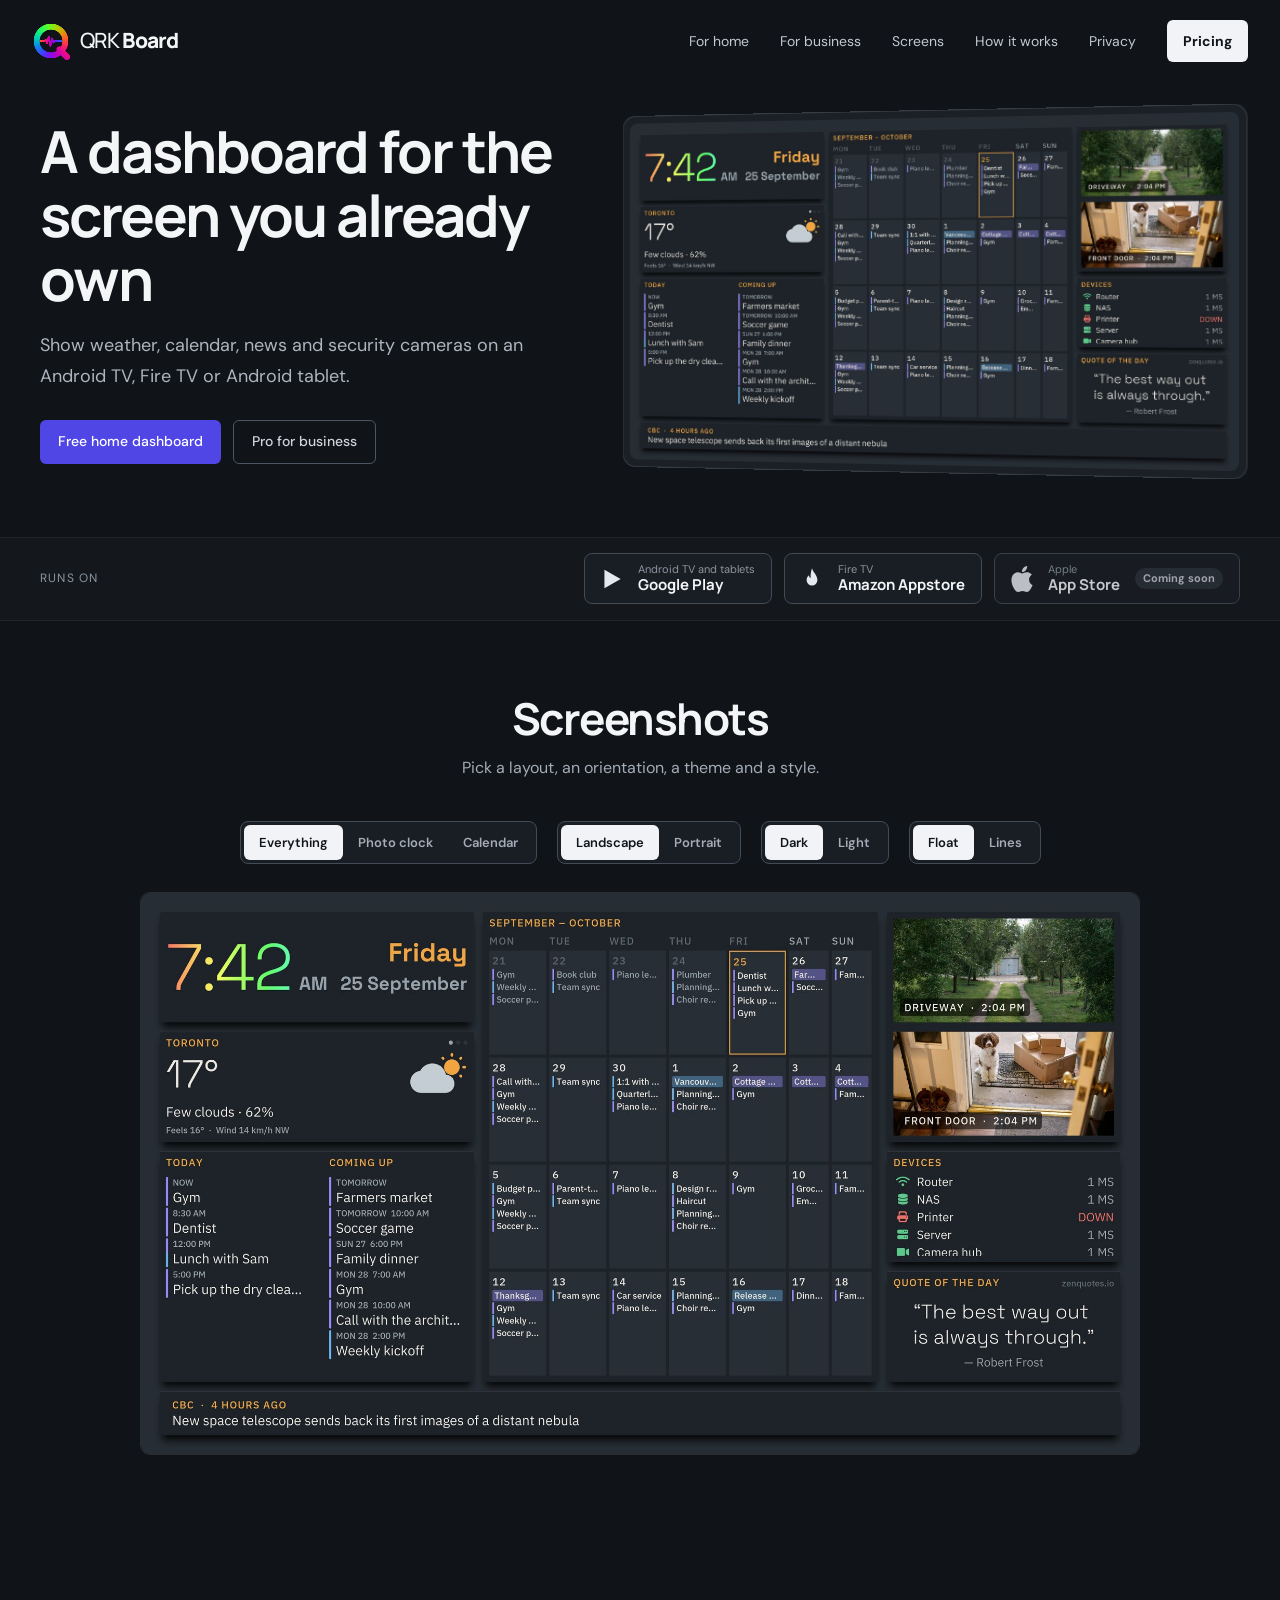
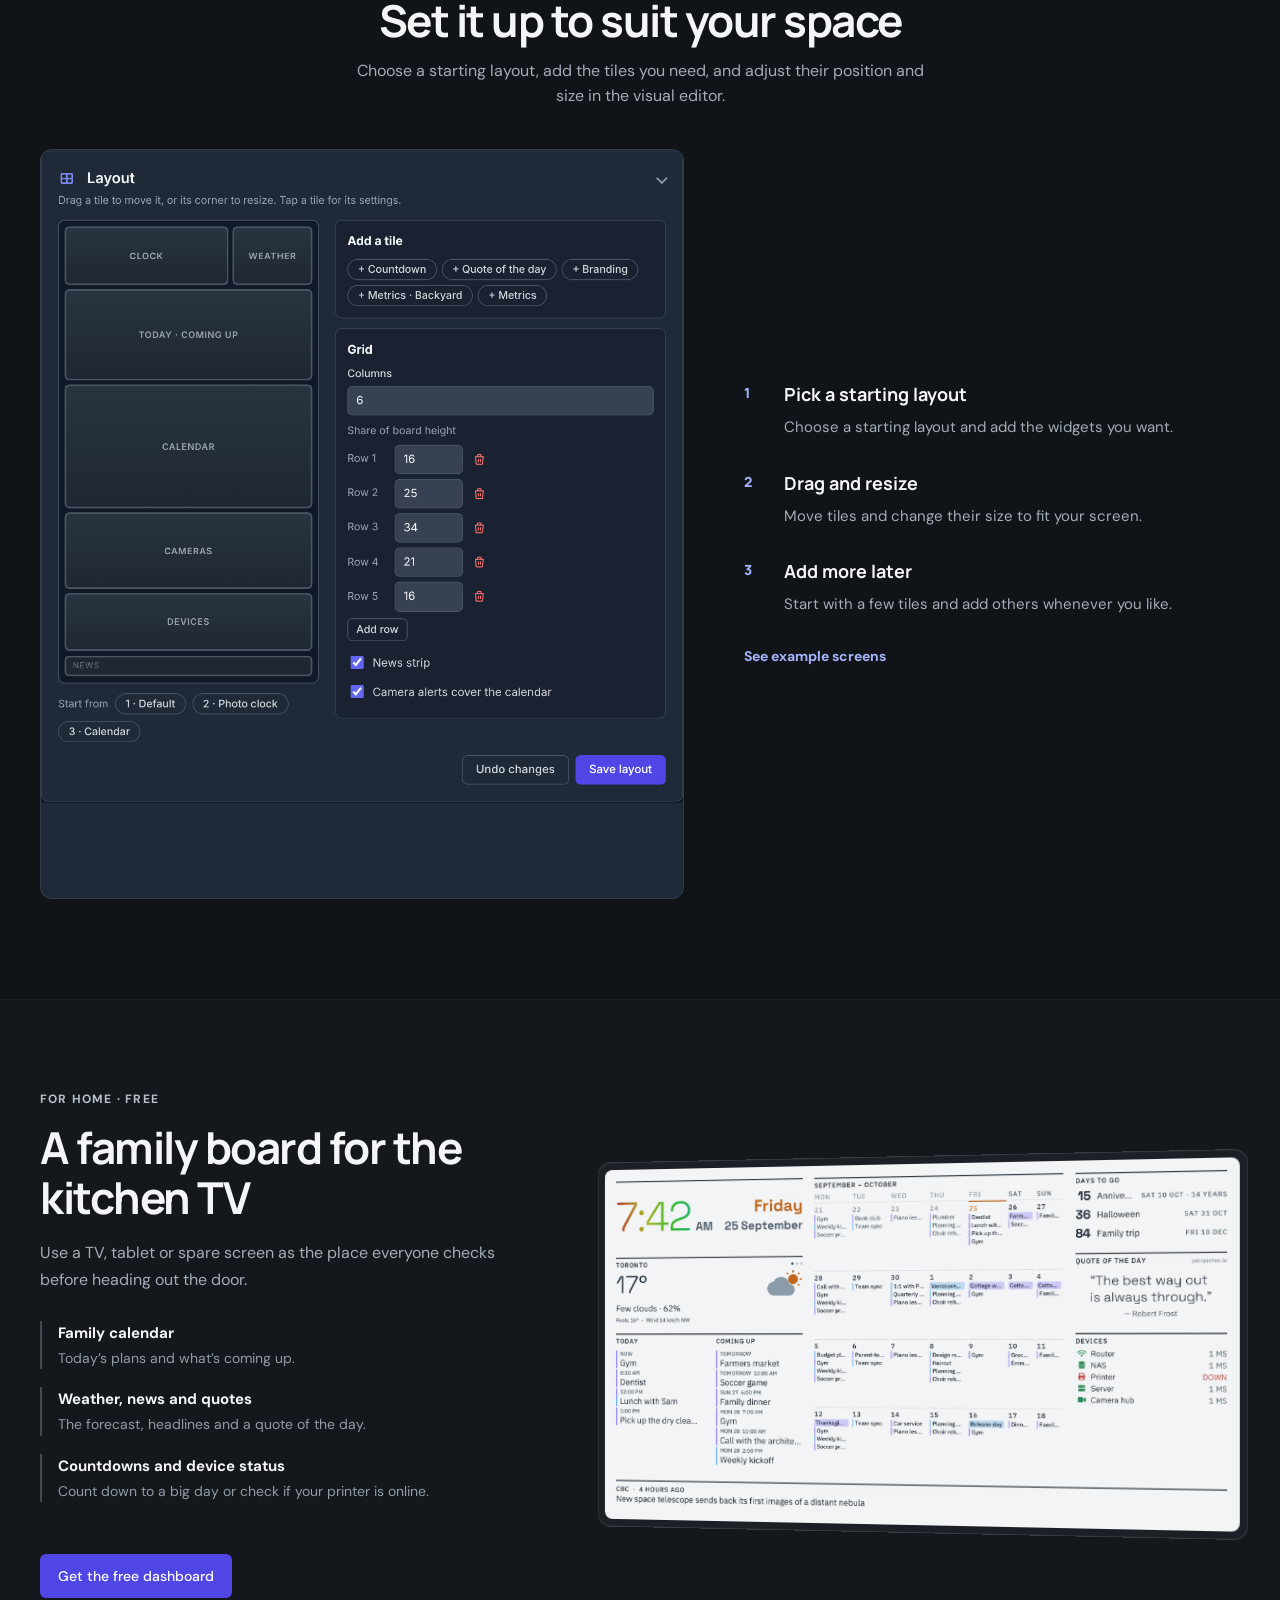
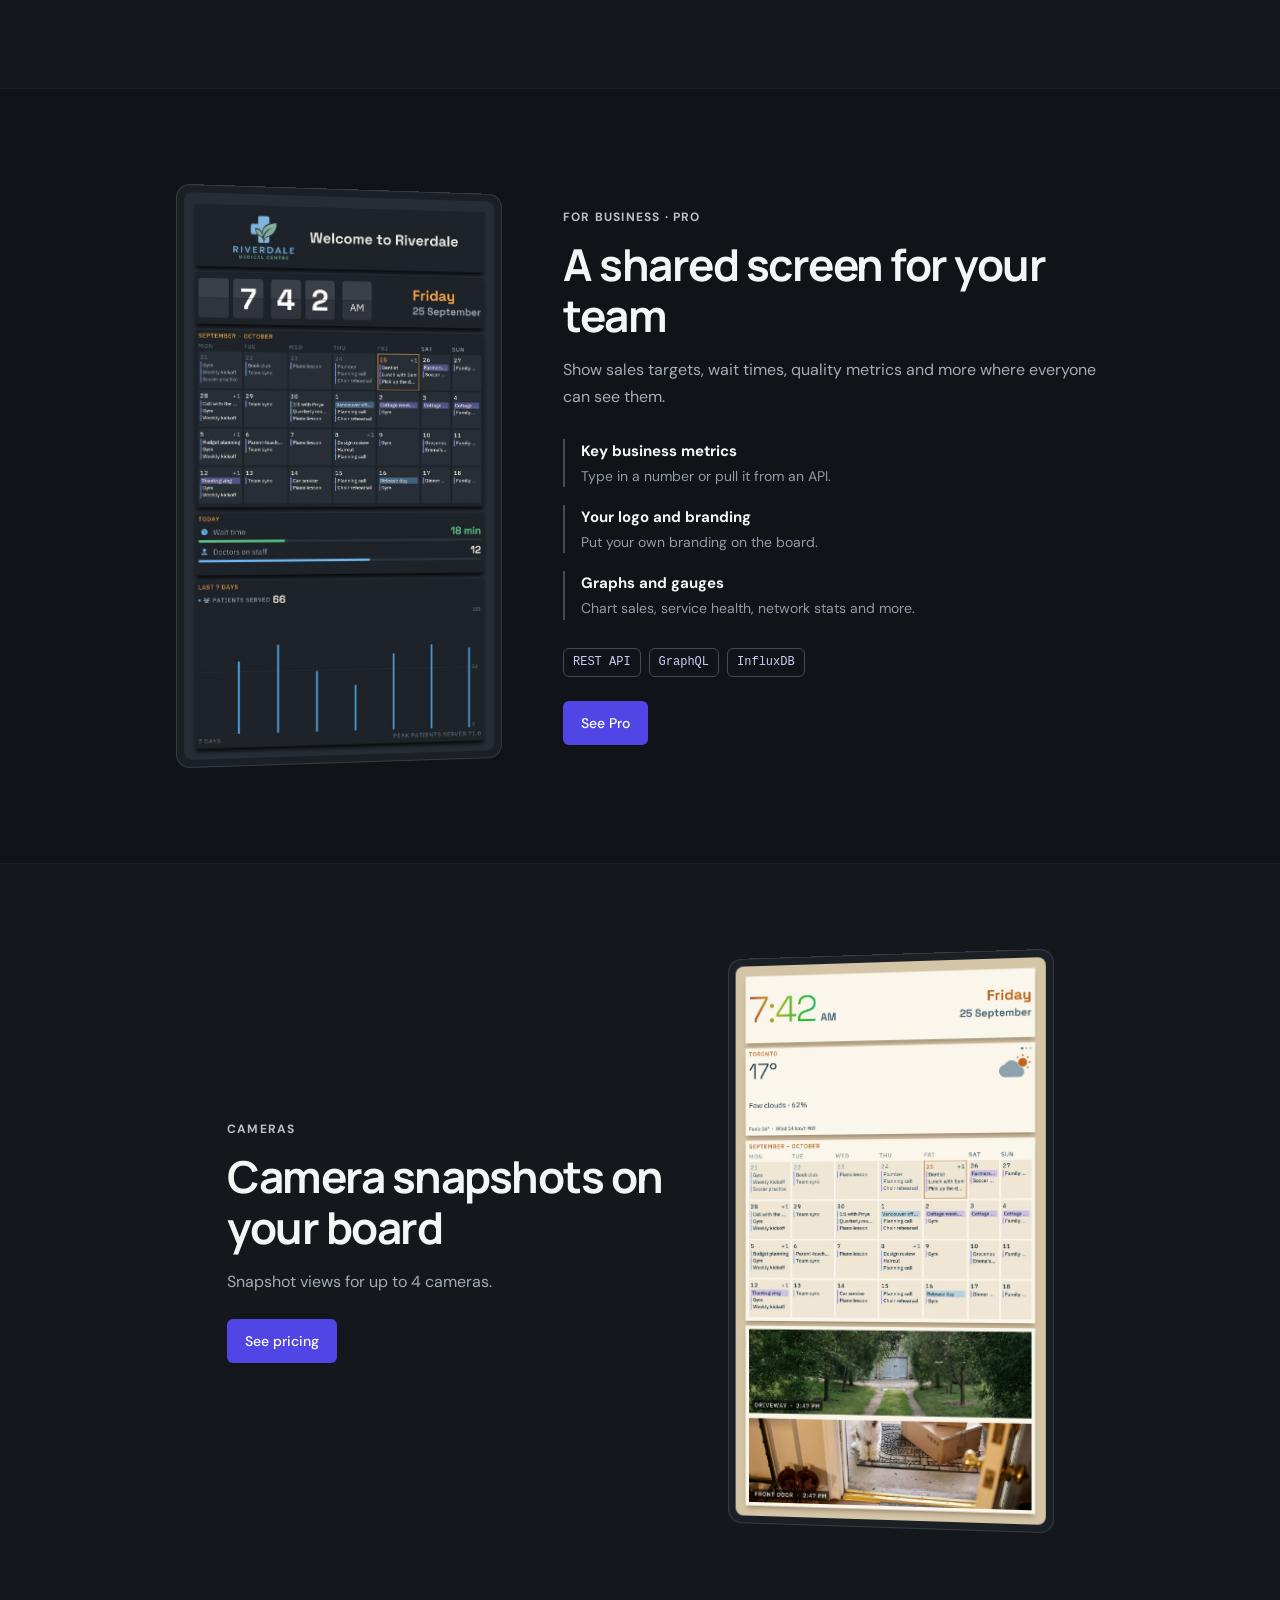
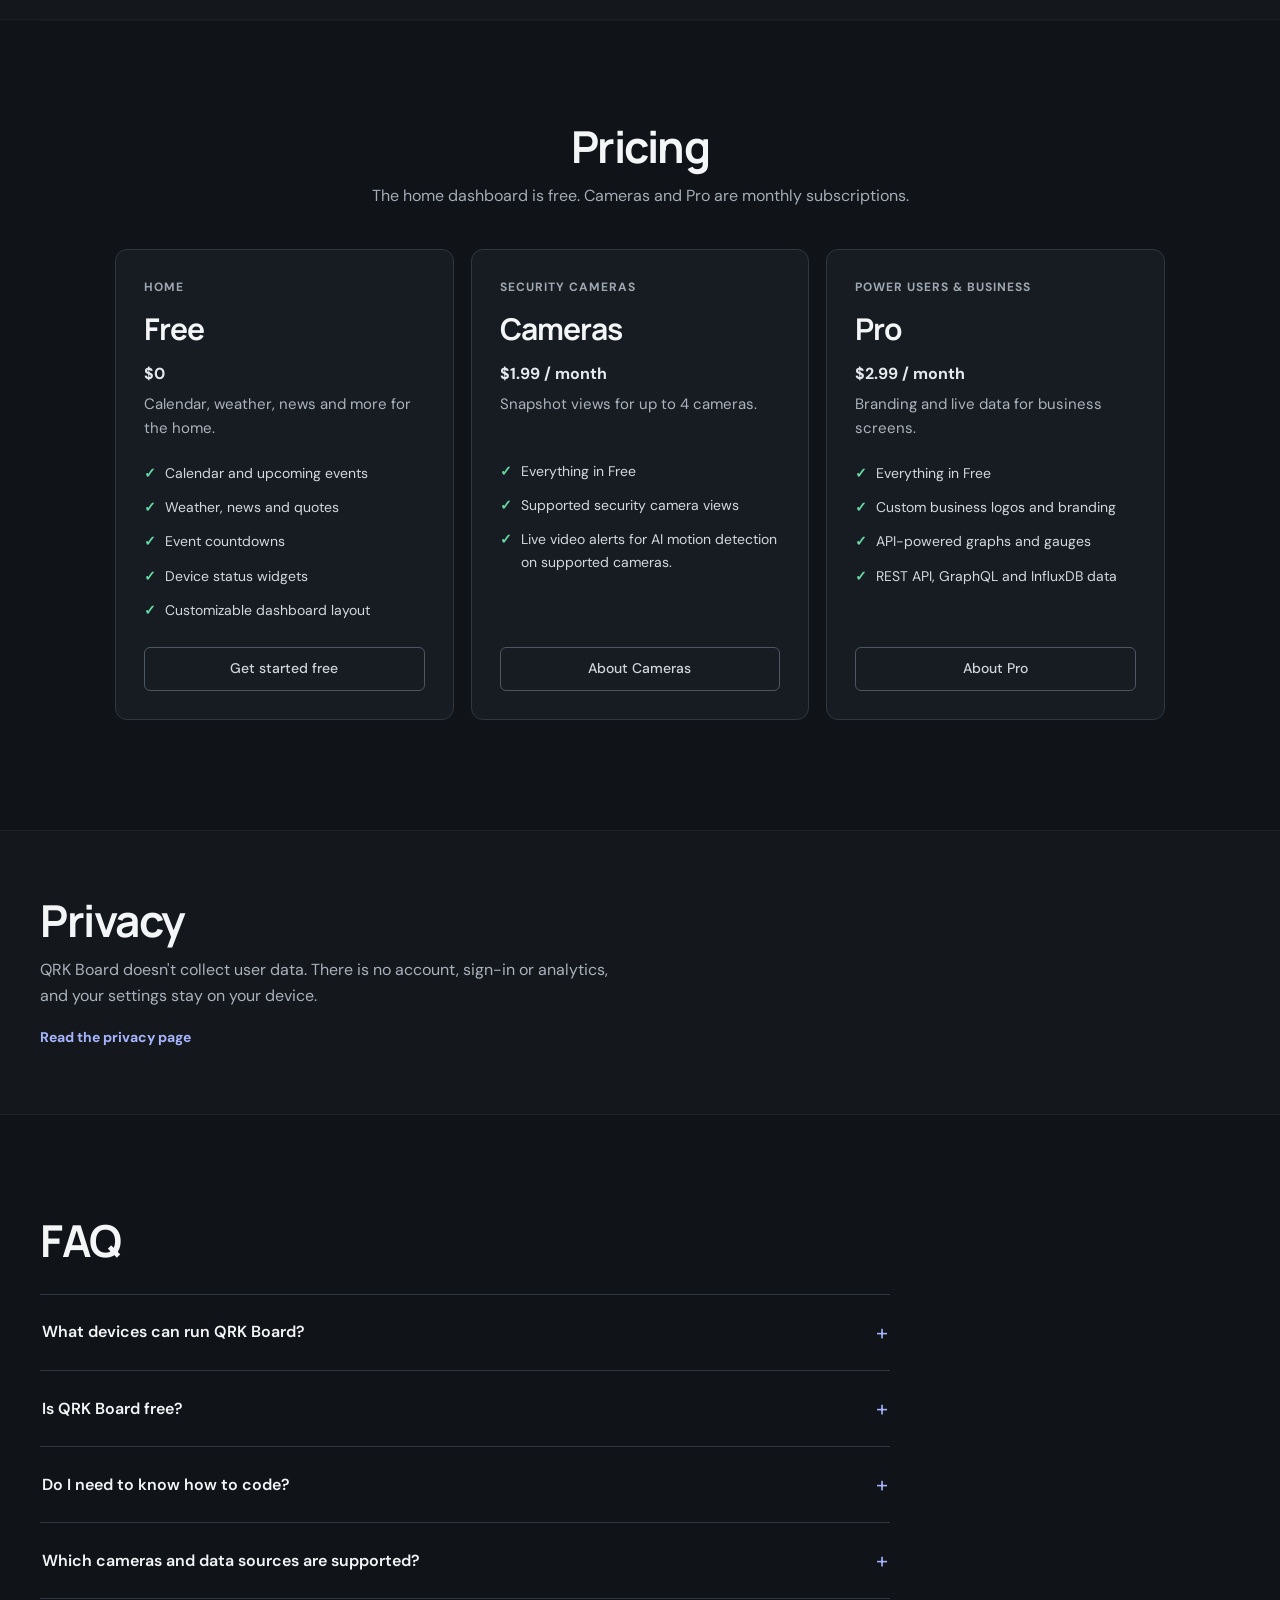
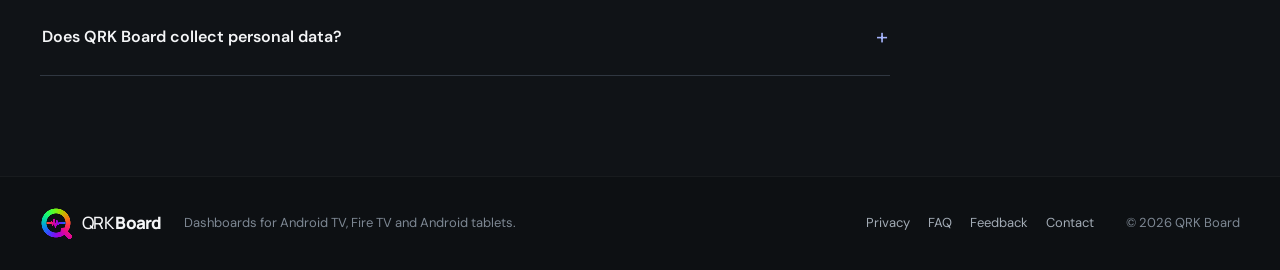
<file: index.html>
<!doctype html>
<html lang="en">
<head>
  <meta charset="utf-8">
  <meta name="viewport" content="width=device-width, initial-scale=1">
  <meta name="theme-color" content="#101317">
  <meta name="description" content="A dashboard app for Android TV, Fire TV and Android tablets. Show weather, calendar, news and security cameras on a screen at home or at work.">
  <title>QRK Board</title>
  <link rel="icon" type="image/svg+xml" href="assets/qrk-mark.svg?v=2">
  <link rel="preconnect" href="https://fonts.googleapis.com">
  <link rel="preconnect" href="https://fonts.gstatic.com" crossorigin>
  <link href="https://fonts.googleapis.com/css2?family=DM+Sans:wght@400;500;600;700&family=Manrope:wght@400;500;600;700;800&display=swap" rel="stylesheet">
  <link rel="stylesheet" href="styles.css?v=16">
</head>
<body>
  <header class="site-header">
    <a class="brand" href="#top" aria-label="QRK Board home">
      <canvas class="logo" width="152" height="152" aria-hidden="true"></canvas>
      <span>QRK <b>Board</b></span>
    </a>
    <button class="menu-toggle" aria-label="Open navigation" aria-expanded="false" aria-controls="main-nav"><span></span><span></span></button>
    <nav id="main-nav" class="main-nav">
      <a href="#home">For home</a>
      <a href="#business">For business</a>
      <a href="#screens">Screens</a>
      <a href="#how-it-works">How it works</a>
      <a href="#privacy">Privacy</a>
      <a class="nav-cta" href="#pro">Pricing</a>
    </nav>
  </header>

  <main id="top">
    <section class="hero section-wrap">
      <div class="hero-copy">
        <h1>A dashboard for the screen you already own</h1>
        <p class="hero-lede">Show weather, calendar, news and security cameras on an Android TV, Fire TV or Android tablet.</p>
        <div class="hero-actions">
          <a class="button button-primary" href="#home">Free home dashboard</a>
          <a class="button button-secondary" href="#business">Pro for business</a>
        </div>
      </div>
      <div class="hero-visual">
        <div class="screen-frame"><img src="assets/screens/landscape-1-dark.jpg" width="1920" height="1080" alt="QRK Board on a landscape TV in the dark theme: clock, weather, calendar, cameras, devices and news." fetchpriority="high"></div>
      </div>
    </section>

    <section class="platform-strip" id="get-app" aria-label="Supported platforms">
      <div class="section-wrap platform-inner">
        <span class="platform-intro">Runs on</span>
        <ul class="stores">
          <li class="store">
            <span class="store-icon"><svg viewBox="0 0 24 24" aria-hidden="true"><path d="M5 3.5v17l15-8.5z" fill="currentColor"/></svg></span>
            <span class="store-text"><small>Android TV and tablets</small><b>Google Play</b></span>
          </li>
          <li><a class="store" href="https://www.amazon.ca/QRK-Software-Board/dp/B0HP1Y6THD">
            <span class="store-icon"><svg viewBox="0 0 24 24" aria-hidden="true"><path d="M12 2c1 4 5 6 5 11a5 5 0 0 1-10 0c0-2 1-3.500 2-4.500.2 1.500 1 2.200 1.800 2.500C10.500 8 11 5 12 2z" fill="currentColor"/></svg></span>
            <span class="store-text"><small>Fire TV</small><b>Amazon Appstore</b></span>
          </a></li>
          <li class="store store-soon">
            <span class="store-icon"><svg viewBox="0 0 24 24" aria-hidden="true"><path d="M12.152 6.896c-.948 0-2.415-1.078-3.96-1.04-2.04.027-3.91 1.183-4.961 3.014-2.117 3.675-.546 9.103 1.519 12.09 1.013 1.454 2.208 3.09 3.792 3.039 1.52-.065 2.09-.987 3.935-.987 1.831 0 2.35.987 3.96.948 1.637-.026 2.676-1.48 3.676-2.948 1.156-1.688 1.636-3.325 1.662-3.415-.039-.013-3.182-1.221-3.22-4.857-.026-3.04 2.48-4.494 2.597-4.559-1.429-2.09-3.623-2.324-4.39-2.376-2-.156-3.675 1.09-4.61 1.09zM15.53 3.83c.843-1.012 1.4-2.427 1.245-3.83-1.207.052-2.662.805-3.532 1.818-.78.896-1.454 2.338-1.273 3.714 1.338.104 2.715-.688 3.559-1.701" fill="currentColor"/></svg></span>
            <span class="store-text"><small>Apple</small><b>App Store</b></span>
            <span class="soon-badge">Coming soon</span>
          </li>
        </ul>
      </div>
    </section>

    <section class="screens-section section-wrap" id="screens">
      <div class="section-heading centered">
        <h2>Screenshots</h2>
        <p>Pick a layout, an orientation, a theme and a style.</p>
      </div>
      <div class="shot-controls">
        <div class="seg" role="group" aria-label="Layout" data-key="layout"><button type="button" data-v="1" aria-pressed="true">Everything</button><button type="button" data-v="2" aria-pressed="false">Photo clock</button><button type="button" data-v="3" aria-pressed="false">Calendar</button></div>
        <div class="seg" role="group" aria-label="Orientation" data-key="orient"><button type="button" data-v="landscape" aria-pressed="true">Landscape</button><button type="button" data-v="portrait" aria-pressed="false">Portrait</button></div>
        <div class="seg" role="group" aria-label="Theme" data-key="theme"><button type="button" data-v="dark" aria-pressed="true">Dark</button><button type="button" data-v="light" aria-pressed="false">Light</button></div>
        <div class="seg" role="group" aria-label="Style" data-key="style"><button type="button" data-v="float" aria-pressed="true">Float</button><button type="button" data-v="lines" aria-pressed="false">Lines</button></div>
      </div>
      <figure class="shot-stage" id="stage" data-orient="landscape"><img id="shot" src="assets/screens/landscape-1-dark.jpg" width="1920" height="1080" alt="QRK Board, everything layout, landscape, dark theme, float style" loading="lazy"></figure>
    </section>

    <section class="editor-section section-wrap" id="how-it-works">
      <div class="section-heading centered">
        <h2>Set it up to suit your space</h2>
        <p>Choose a starting layout, add the tiles you need, and adjust their position and size in the visual editor.</p>
      </div>
      <div class="editor-layout">
        <div class="editor-image" data-layout-anim><img src="assets/layout-editor.png" alt="QRK Board's layout editor with a visual tile layout, add-tile options, grid controls and save-layout button." loading="lazy"></div>
        <div class="editor-points">
          <article class="editor-point"><span class="point-number">1</span><div><h3>Pick a starting layout</h3><p>Choose a starting layout and add the widgets you want.</p></div></article>
          <article class="editor-point"><span class="point-number">2</span><div><h3>Drag and resize</h3><p>Move tiles and change their size to fit your screen.</p></div></article>
          <article class="editor-point"><span class="point-number">3</span><div><h3>Add more later</h3><p>Start with a few tiles and add others whenever you like.</p></div></article>
          <a class="text-link" href="#screens">See example screens</a>
        </div>
      </div>
    </section>

    <section class="audience-section" id="home">
      <div class="section-wrap audience-grid">
        <div class="audience-copy">
          <div class="eyebrow">For home · Free</div>
          <h2>A family board for the kitchen TV</h2>
          <p>Use a TV, tablet or spare screen as the place everyone checks before heading out the door.</p>
          <ul class="feature-list">
            <li><b>Family calendar</b><small>Today’s plans and what’s coming up.</small></li>
            <li><b>Weather, news and quotes</b><small>The forecast, headlines and a quote of the day.</small></li>
            <li><b>Countdowns and device status</b><small>Count down to a big day or check if your printer is online.</small></li>
          </ul>
          <a class="button button-primary" href="#get-app">Get the free dashboard</a>
        </div>
        <div class="shot-card fade tilt-left" data-fade>
          <img src="assets/screens/home-light.jpg" width="1920" height="1080" alt="A home board: clock, weather, today and coming up, a month calendar, days to go, quote of the day and device status." loading="lazy">
          <img src="assets/screens/home-dark.jpg" width="1920" height="1080" alt="" aria-hidden="true" loading="lazy">
          <img src="assets/screens/home-sand.jpg" width="1920" height="1080" alt="" aria-hidden="true" loading="lazy">
        </div>
      </div>
    </section>

    <section class="business-section" id="business">
      <div class="section-wrap business-grid">
        <div class="shot-card fade portrait tilt-right" data-fade>
          <img src="assets/screens/business-dark.jpg" width="1080" height="1920" alt="A portrait clinic board: logo and welcome, clock, a month calendar, wait time and doctors on staff, and patients served over the past week." loading="lazy">
          <img src="assets/screens/business-light.jpg" width="1080" height="1920" alt="" aria-hidden="true" loading="lazy">
          <img src="assets/screens/business-sand.jpg" width="1080" height="1920" alt="" aria-hidden="true" loading="lazy">
        </div>
        <div class="business-copy">
          <div class="eyebrow">For business · Pro</div>
          <h2>A shared screen for your team</h2>
          <p>Show sales targets, wait times, quality metrics and more where everyone can see them.</p>
          <ul class="feature-list">
            <li><b>Key business metrics</b><small>Type in a number or pull it from an API.</small></li>
            <li><b>Your logo and branding</b><small>Put your own branding on the board.</small></li>
            <li><b>Graphs and gauges</b><small>Chart sales, service health, network stats and more.</small></li>
          </ul>
          <div class="data-pills"><span>REST API</span><span>GraphQL</span><span>InfluxDB</span></div>
          <a class="button button-primary" href="#pro">See Pro</a>
        </div>
      </div>
    </section>

    <section class="audience-section" id="cameras">
      <div class="section-wrap audience-grid">
        <div class="audience-copy">
          <div class="eyebrow">Cameras</div>
          <h2>Camera snapshots on your board</h2>
          <p>Snapshot views for up to 4 cameras.</p>
          <a class="button button-primary" href="#pro">See pricing</a>
        </div>
        <div class="shot-card fade portrait tilt-left" data-fade>
          <img src="assets/screens/cameras-sand.jpg" width="1080" height="1920" alt="A portrait home board with the clock, weather, a month calendar and two camera views, a driveway and a front door." loading="lazy">
          <img src="assets/screens/cameras-dark.jpg" width="1080" height="1920" alt="" aria-hidden="true" loading="lazy">
          <img src="assets/screens/cameras-light.jpg" width="1080" height="1920" alt="" aria-hidden="true" loading="lazy">
        </div>
      </div>
    </section>

    <section class="pricing-section section-wrap" id="pro">
      <div class="section-heading centered">
        <h2>Pricing</h2>
        <p>The home dashboard is free. Cameras and Pro are monthly subscriptions.</p>
      </div>
      <div class="pricing-grid">
        <article class="price-card">
          <div class="price-label">Home</div>
          <h3>Free <span class="price-sub">$0</span></h3>
          <p class="price-desc">Calendar, weather, news and more for the home.</p>
          <ul>
            <li>Calendar and upcoming events</li>
            <li>Weather, news and quotes</li>
            <li>Event countdowns</li>
            <li>Device status widgets</li>
            <li>Customizable dashboard layout</li>
          </ul>
          <a href="#get-app" class="button button-secondary full-button">Get started free</a>
        </article>
        <article class="price-card">
          <div class="price-label">Security cameras</div>
          <h3>Cameras <span class="price-sub">$1.99 / month</span></h3>
          <p class="price-desc">Snapshot views for up to 4 cameras.</p>
          <ul>
            <li>Everything in Free</li>
            <li>Supported security camera views</li>
            <li>Live video alerts for AI motion detection on supported cameras.</li>
          </ul>
          <a href="#cameras" class="button button-secondary full-button">About Cameras</a>
        </article>
        <article class="price-card">
          <div class="price-label">Power users &amp; business</div>
          <h3>Pro <span class="price-sub">$2.99 / month</span></h3>
          <p class="price-desc">Branding and live data for business screens.</p>
          <ul>
            <li>Everything in Free</li>
            <li>Custom business logos and branding</li>
            <li>API-powered graphs and gauges</li>
            <li>REST API, GraphQL and InfluxDB data</li>
          </ul>
          <a href="#business" class="button button-secondary full-button">About Pro</a>
        </article>
      </div>
    </section>

    <section class="privacy-section" id="privacy">
      <div class="section-wrap privacy-inner">
        <div>
          <h2>Privacy</h2>
          <p>QRK Board doesn't collect user data. There is no account, sign-in or analytics, and your settings stay on your device.</p>
          <a class="text-link" href="privacy.html">Read the privacy page</a>
        </div>
      </div>
    </section>

    <section class="faq-section section-wrap" id="faq">
      <div class="section-heading"><h2>FAQ</h2></div>
      <div class="faq-list">
        <details><summary>What devices can run QRK Board?<span>+</span></summary><p>QRK Board is designed for Android TV, Google TV, Amazon Fire TV and Android tablets.</p></details>
        <details><summary>Is QRK Board free?<span>+</span></summary><p>The everyday home dashboard features are free. Cameras (camera views and alerts) and Pro (custom branding and API-powered metrics) are separate monthly subscriptions.</p></details>
        <details><summary>Do I need to know how to code?<span>+</span></summary><p>No. You can arrange dashboard tiles with the drag-and-drop layout editor. Connecting custom data sources may require API details and some technical knowledge.</p></details>
        <details><summary>Which cameras and data sources are supported?<span>+</span></summary><p>Cameras shows snapshot views for up to 4 supported cameras, with live video alerts for AI motion detection on supported cameras. Pro adds metrics from REST APIs, GraphQL and InfluxDB. Compatibility depends on the camera, endpoint and configuration.</p></details>
        <details><summary>Does QRK Board collect personal data?<span>+</span></summary><p>No. QRK Board has no account, sign-in or analytics, and nothing you set up is sent to us. Your settings stay on your device, and the board connects directly to the services behind the tiles you use. The details are in the <a href="privacy.html">privacy policy</a>.</p></details>
      </div>
    </section>
  </main>

  <footer class="site-footer"><div class="section-wrap footer-inner"><a class="brand" href="#top"><canvas class="logo" width="152" height="152" aria-hidden="true"></canvas><span>QRK <b>Board</b></span></a><span class="footer-tagline">Dashboards for Android TV, Fire TV and Android tablets.</span><div class="footer-links"><a href="privacy.html">Privacy</a><a href="#faq">FAQ</a><a href="feedback.html">Feedback</a><a href="mailto:qrkboard@gmail.com">Contact</a></div><span class="copyright">© <span id="year">2026</span> QRK Board</span></div></footer>
  <script src="script.js?v=9"></script>
</body>
</html>
</file>
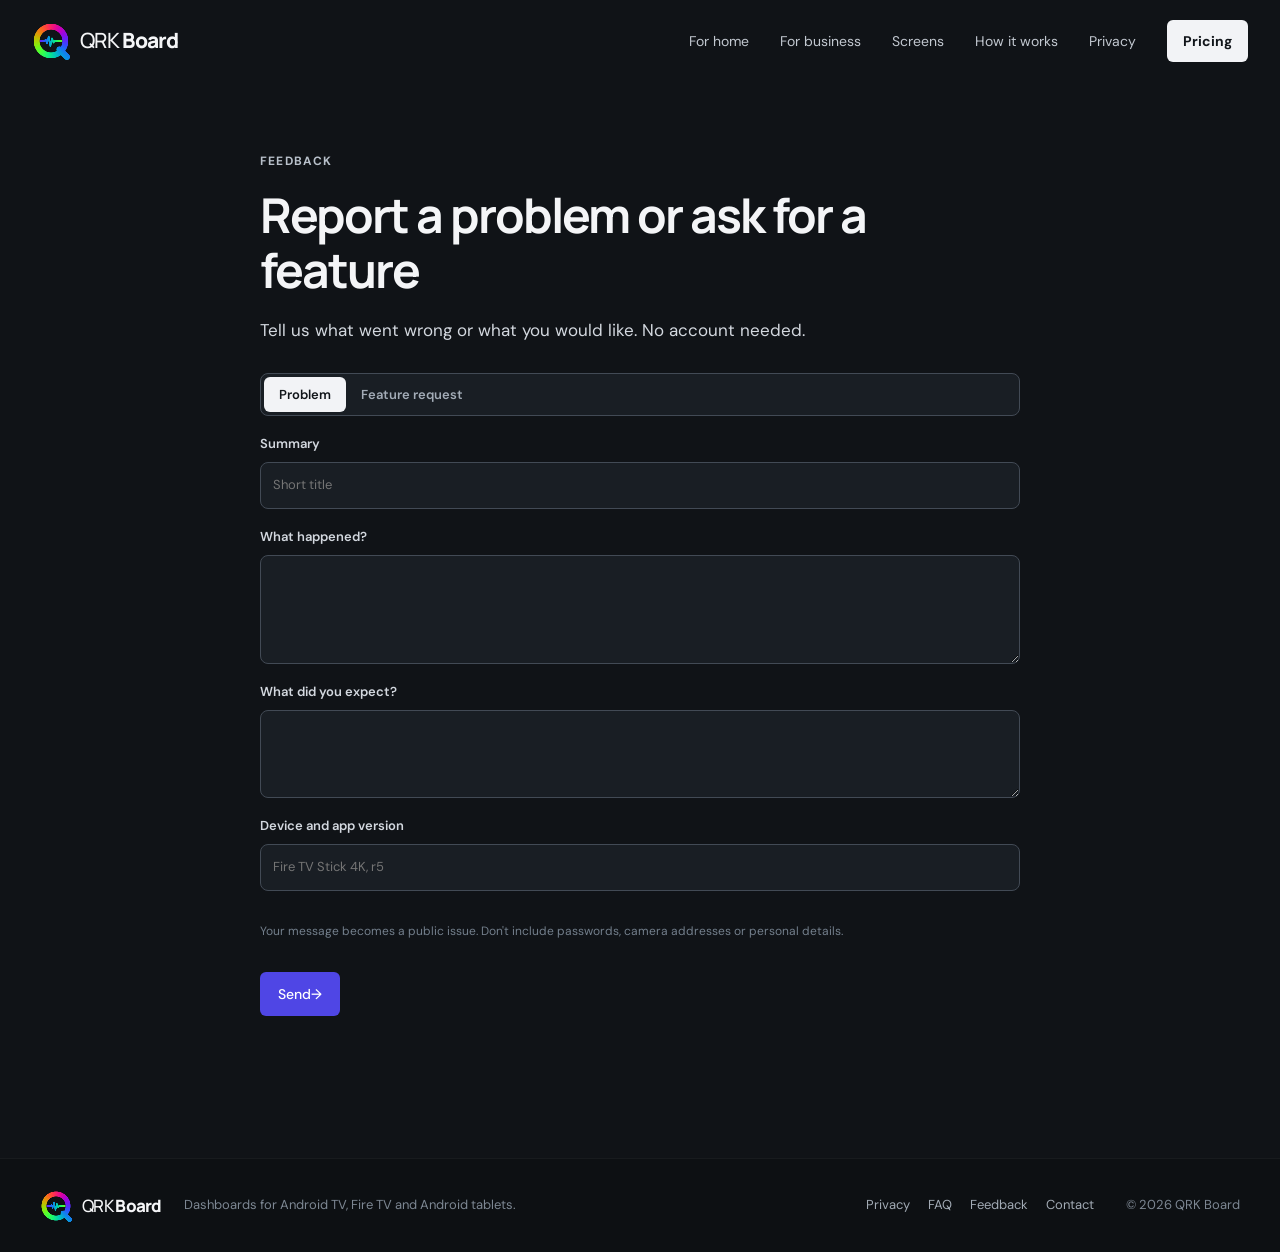
<file: feedback.html>
<!doctype html>
<html lang="en">
<head>
  <meta charset="utf-8">
  <meta name="viewport" content="width=device-width, initial-scale=1">
  <meta name="theme-color" content="#101317">
  <meta name="description" content="Report a problem or request a feature for QRK Board.">
  <title>Feedback · QRK Board</title>
  <link rel="icon" type="image/svg+xml" href="assets/qrk-mark.svg?v=2">
  <link rel="preconnect" href="https://fonts.googleapis.com">
  <link rel="preconnect" href="https://fonts.gstatic.com" crossorigin>
  <link href="https://fonts.googleapis.com/css2?family=DM+Sans:wght@400;500;600;700&family=Manrope:wght@400;500;600;700;800&display=swap" rel="stylesheet">
  <link rel="stylesheet" href="styles.css?v=16">
</head>
<body>
  <header class="site-header">
    <a class="brand" href="index.html" aria-label="QRK Board home">
      <canvas class="logo" width="152" height="152" aria-hidden="true"></canvas>
      <span>QRK <b>Board</b></span>
    </a>
    <button class="menu-toggle" aria-label="Open navigation" aria-expanded="false" aria-controls="main-nav"><span></span><span></span></button>
    <nav id="main-nav" class="main-nav">
      <a href="index.html#home">For home</a>
      <a href="index.html#business">For business</a>
      <a href="index.html#screens">Screens</a>
      <a href="index.html#how-it-works">How it works</a>
      <a href="index.html#privacy">Privacy</a>
      <a class="nav-cta" href="index.html#pro">Pricing</a>
    </nav>
  </header>

  <main class="doc section-wrap"><div class="eyebrow">Feedback</div><h1>Report a problem or ask for a feature</h1>
<p class="lede">Tell us what went wrong or what you would like. No account needed.</p>
<form id="fb" class="fb-form">
<div class="seg" role="group" aria-label="Type"><button type="button" data-v="bug" aria-pressed="true">Problem</button><button type="button" data-v="feature" aria-pressed="false">Feature request</button></div>
<label>Summary<input id="fb-title" required maxlength="120" placeholder="Short title"></label>
<label><span id="fb-l1">What happened?</span><textarea id="fb-a" rows="4" required></textarea></label>
<label><span id="fb-l2">What did you expect?</span><textarea id="fb-b" rows="3"></textarea></label>
<label>Device and app version<input id="fb-env" placeholder="Fire TV Stick 4K, r5"></label>
<p class="muted-note">Your message becomes a public issue. Don't include passwords, camera addresses or personal details.</p>
<input id="fb-site" name="website" tabindex="-1" autocomplete="off" aria-hidden="true" style="position:absolute;left:-9999px">
<button class="button button-primary" type="submit">Send <span aria-hidden="true">→</span></button><p id="fb-msg" class="muted-note" role="status"></p>
</form>
<script>
(function(){var ENDPOINT='https://qrk-feedback.qrk-feedback.workers.dev',t='bug',f=document.getElementById('fb'),msg=document.getElementById('fb-msg'),btn=f.querySelector('[type=submit]');
var q=new URLSearchParams(location.search),pre=[q.get('p'),q.get('v')].filter(Boolean).join(', ').slice(0,200);if(pre)document.getElementById('fb-env').value=pre;
var L={bug:['What happened?','What did you expect?'],feature:['What would you like?','Why would it help?']};
f.querySelectorAll('.seg button').forEach(function(b){b.onclick=function(){t=b.dataset.v;f.querySelectorAll('.seg button').forEach(function(x){x.setAttribute('aria-pressed',x===b)});document.getElementById('fb-l1').textContent=L[t][0];document.getElementById('fb-l2').textContent=L[t][1]}});
f.onsubmit=function(e){e.preventDefault();var v=function(i){return document.getElementById(i).value.trim()};btn.disabled=true;msg.textContent='Sending...';
fetch(ENDPOINT,{method:'POST',headers:{'Content-Type':'application/json'},body:JSON.stringify({type:t,title:v('fb-title'),a:v('fb-a'),b:v('fb-b'),device:v('fb-env'),website:v('fb-site')})})
.then(function(r){return r.json()}).then(function(d){msg.textContent=d.message;if(d.ok)f.reset()}).catch(function(){msg.textContent='Could not reach the server, try again later'}).then(function(){btn.disabled=false})}})();
</script></main>
  <footer class="site-footer"><div class="section-wrap footer-inner"><a class="brand" href="index.html"><canvas class="logo" width="152" height="152" aria-hidden="true"></canvas><span>QRK <b>Board</b></span></a><span class="footer-tagline">Dashboards for Android TV, Fire TV and Android tablets.</span><div class="footer-links"><a href="privacy.html">Privacy</a><a href="index.html#faq">FAQ</a><a href="feedback.html">Feedback</a><a href="mailto:qrkboard@gmail.com">Contact</a></div><span class="copyright">© <span id="year">2026</span> QRK Board</span></div></footer>
  <script src="script.js?v=9"></script>
</body>
</html>
</file>
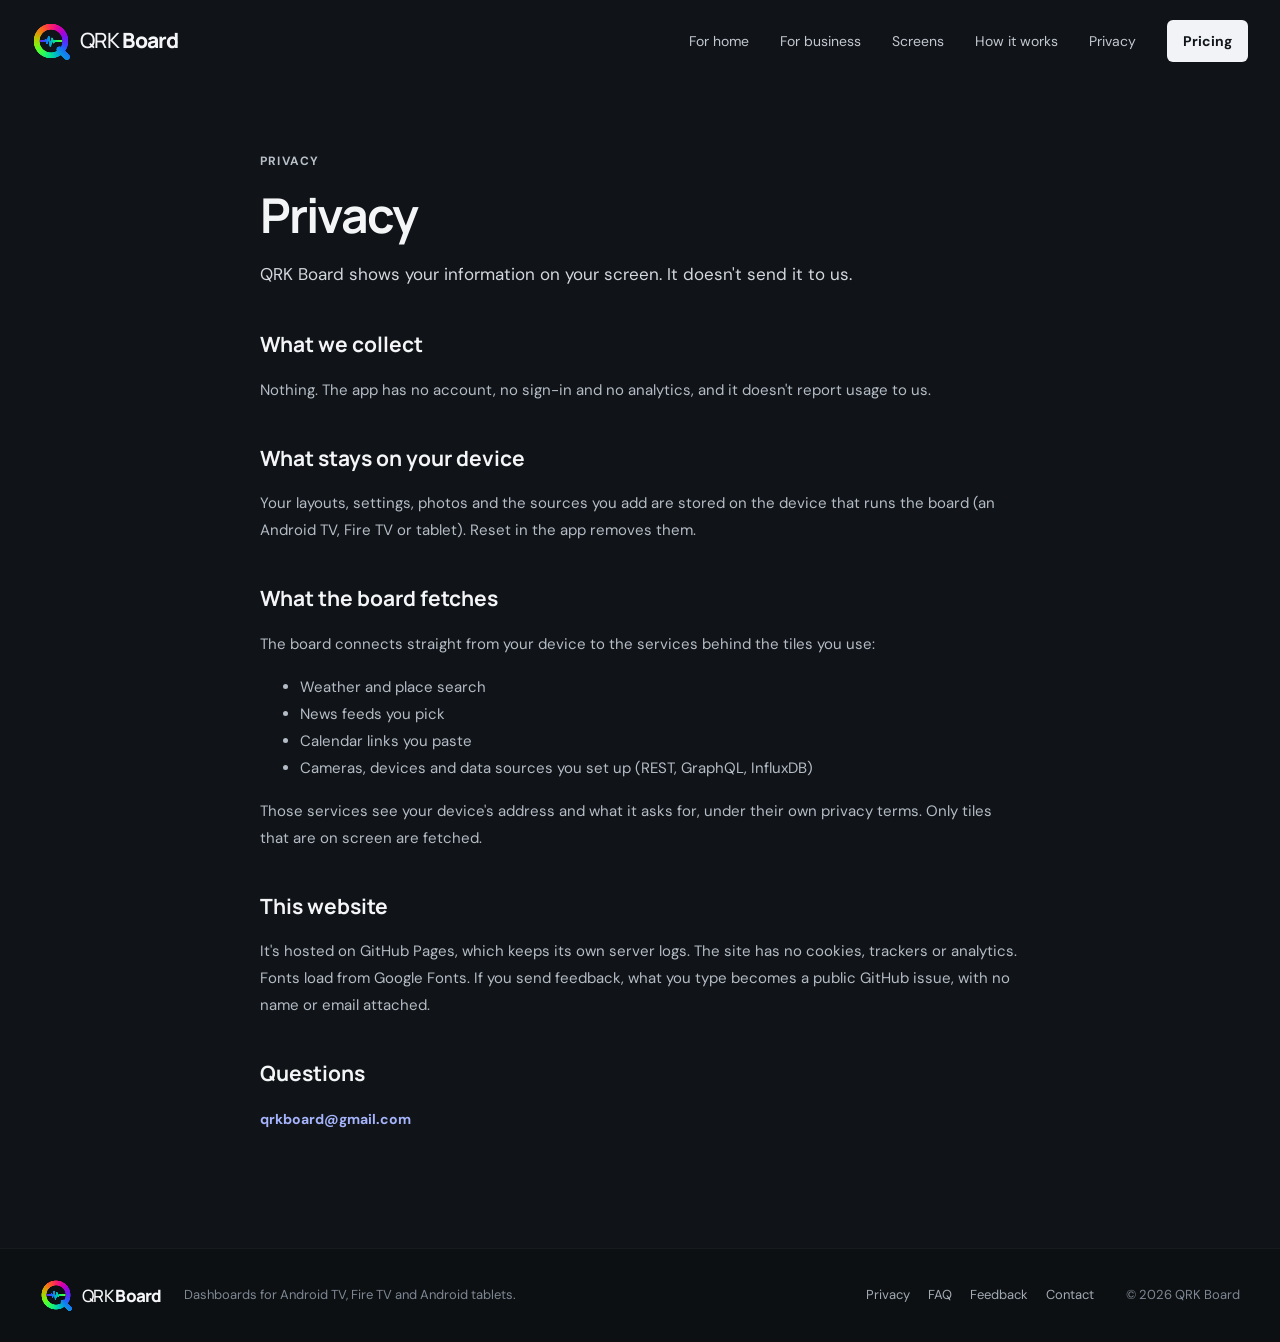
<file: privacy.html>
<!doctype html>
<html lang="en">
<head>
  <meta charset="utf-8">
  <meta name="viewport" content="width=device-width, initial-scale=1">
  <meta name="theme-color" content="#101317">
  <meta name="description" content="What QRK Board stores, fetches and collects.">
  <title>Privacy · QRK Board</title>
  <link rel="icon" type="image/svg+xml" href="assets/qrk-mark.svg?v=2">
  <link rel="preconnect" href="https://fonts.googleapis.com">
  <link rel="preconnect" href="https://fonts.gstatic.com" crossorigin>
  <link href="https://fonts.googleapis.com/css2?family=DM+Sans:wght@400;500;600;700&family=Manrope:wght@400;500;600;700;800&display=swap" rel="stylesheet">
  <link rel="stylesheet" href="styles.css?v=16">
</head>
<body>
  <header class="site-header">
    <a class="brand" href="index.html" aria-label="QRK Board home">
      <canvas class="logo" width="152" height="152" aria-hidden="true"></canvas>
      <span>QRK <b>Board</b></span>
    </a>
    <button class="menu-toggle" aria-label="Open navigation" aria-expanded="false" aria-controls="main-nav"><span></span><span></span></button>
    <nav id="main-nav" class="main-nav">
      <a href="index.html#home">For home</a>
      <a href="index.html#business">For business</a>
      <a href="index.html#screens">Screens</a>
      <a href="index.html#how-it-works">How it works</a>
      <a href="index.html#privacy">Privacy</a>
      <a class="nav-cta" href="index.html#pro">Pricing</a>
    </nav>
  </header>

  <main class="doc section-wrap"><div class="eyebrow">Privacy</div><h1>Privacy</h1>
<p class="lede">QRK Board shows your information on your screen. It doesn't send it to us.</p>
<h2>What we collect</h2>
<p>Nothing. The app has no account, no sign-in and no analytics, and it doesn't report usage to us.</p>
<h2>What stays on your device</h2>
<p>Your layouts, settings, photos and the sources you add are stored on the device that runs the board (an Android TV, Fire TV or tablet). Reset in the app removes them.</p>
<h2>What the board fetches</h2>
<p>The board connects straight from your device to the services behind the tiles you use:</p>
<ul><li>Weather and place search</li><li>News feeds you pick</li><li>Calendar links you paste</li><li>Cameras, devices and data sources you set up (REST, GraphQL, InfluxDB)</li></ul>
<p>Those services see your device's address and what it asks for, under their own privacy terms. Only tiles that are on screen are fetched.</p>
<h2>This website</h2>
<p>It's hosted on GitHub Pages, which keeps its own server logs. The site has no cookies, trackers or analytics. Fonts load from Google Fonts. If you send feedback, what you type becomes a public GitHub issue, with no name or email attached.</p>
<h2>Questions</h2>
<p><a class="text-link" href="mailto:qrkboard@gmail.com">qrkboard@gmail.com</a></p>
</main>
  <footer class="site-footer"><div class="section-wrap footer-inner"><a class="brand" href="index.html"><canvas class="logo" width="152" height="152" aria-hidden="true"></canvas><span>QRK <b>Board</b></span></a><span class="footer-tagline">Dashboards for Android TV, Fire TV and Android tablets.</span><div class="footer-links"><a href="privacy.html">Privacy</a><a href="index.html#faq">FAQ</a><a href="feedback.html">Feedback</a><a href="mailto:qrkboard@gmail.com">Contact</a></div><span class="copyright">© <span id="year">2026</span> QRK Board</span></div></footer>
  <script src="script.js?v=9"></script>
</body>
</html>
</file>
<file: styles.css>
:root {
  --bg: #101317;
  --panel: #191e24;
  --band: #14181d;
  --line: #303741;
  --line-strong: #424a55;
  --text: #f4f5f7;
  --muted: #a3acb7;
  --subtle: #737f8c;
  --accent: #4f46e5;
  --accent-hover: #6366f1;
  --accent-text: #a5b4fc;
  --radius: 12px;
  --max: 1200px;
}

* { box-sizing: border-box; }
html { scroll-behavior: smooth; scroll-padding-top: 90px; }
body {
  margin: 0;
  background: var(--bg);
  color: var(--text);
  font-family: 'DM Sans', sans-serif;
  font-size: 16px;
  line-height: 1.6;
  -webkit-font-smoothing: antialiased;
}
a { color: inherit; text-decoration: none; }
img { max-width: 100%; height: auto; display: block; }
h1, h2, h3 { font-family: Manrope, sans-serif; margin: 0; }

.section-wrap { width: min(var(--max), calc(100% - 64px)); margin-inline: auto; }

/* Header and navigation */
.site-header {
  height: 82px;
  width: min(1360px, calc(100% - 64px));
  margin: auto;
  display: flex;
  align-items: center;
  justify-content: space-between;
  gap: 32px;
}
.brand {
  display: inline-flex;
  align-items: center;
  gap: 10px;
  font-family: Manrope, sans-serif;
  font-size: 21px;
  font-weight: 500;
  letter-spacing: -.7px;
  white-space: nowrap;
}
.brand b { font-weight: 800; }
.logo { width: 38px; height: 38px; flex: none; }
.main-nav { display: flex; align-items: center; gap: 31px; font-size: 14px; color: #c2c8d0; }
.main-nav > a:not(.nav-cta):hover,
.footer-links a:hover { color: #fff; }
.nav-cta { background: #f2f3f6; color: #11151a; padding: 10px 16px; border-radius: 6px; font-weight: 700; }
.menu-toggle { display: none; }

/* Shared text */
.eyebrow { color: #b8c0ca; font-size: 12px; font-weight: 700; letter-spacing: 1.2px; text-transform: uppercase; }
.section-heading { max-width: 670px; margin-bottom: 40px; }
.section-heading.centered { text-align: center; margin-inline: auto; }
.section-heading h2,
.audience-copy h2,
.business-copy h2,
.privacy-inner h2 { font-weight: 700; letter-spacing: -1.5px; line-height: 1.15; font-size: clamp(30px, 3.6vw, 44px); }
.section-heading > p { color: var(--muted); font-size: 16px; max-width: 580px; margin: 12px auto 0; }
.text-link { display: inline-block; color: var(--accent-text); font-weight: 700; font-size: 14px; }
.text-link:hover { text-decoration: underline; }

/* Buttons */
.button {
  display: inline-flex;
  align-items: center;
  justify-content: center;
  min-height: 44px;
  padding: 8px 18px;
  border-radius: 6px;
  font-size: 14px;
  font-weight: 500;
  white-space: nowrap;
  transition: background .2s ease, border-color .2s ease;
}
.button-primary { background: var(--accent); color: #fff; }
.button-primary:hover { background: var(--accent-hover); }
.button-secondary { background: transparent; border: 1px solid #4b5563; color: #d1d5db; }
.button-secondary:hover { background: #374151; }

/* Hero */
.hero {
  padding-top: 28px;
  padding-bottom: 64px;
  display: grid;
  grid-template-columns: .91fr 1.09fr;
  gap: 40px;
  align-items: center;
}
.hero h1 { font-size: clamp(36px, 4.6vw, 58px); font-weight: 700; letter-spacing: -2px; line-height: 1.1; margin: 0 0 20px; }
.hero-lede { max-width: 495px; color: #adb5bf; font-size: 18px; line-height: 1.7; margin: 0 0 28px; }
.hero-actions { display: flex; gap: 12px; flex-wrap: wrap; }
.hero-visual { min-width: 0; }
.screen-frame { padding: 7px; border: 1px solid #ffffff20; border-radius: 14px; background: #1b2026; }
.screen-frame img { width: 100%; border-radius: 8px; }

/* Platform strip */
.platform-strip { border-block: 1px solid #ffffff0e; background: var(--band); }
.platform-inner { min-height: 82px; display: flex; align-items: center; justify-content: space-between; gap: 30px; }
.platform-intro { font-size: 12px; color: #8b95a0; text-transform: uppercase; letter-spacing: 1.2px; }
.stores { list-style: none; margin: 0; padding: 0; display: flex; flex-wrap: wrap; gap: 12px; }
.store { display: flex; align-items: center; gap: 11px; padding: 9px 16px 9px 12px; border: 1px solid var(--line-strong); border-radius: 8px; background: var(--panel); min-width: 0; }
.store-icon { display: grid; place-items: center; width: 30px; height: 30px; color: #e5e8ec; flex: none; }
.store-icon svg { width: 26px; height: 26px; }
a.store:hover { border-color: #777f8c; }
.store-soon { opacity: .8; }
.soon-badge { margin-left: 4px; padding: 2px 8px; border-radius: 999px; background: #2a313a; color: #c2c8d0; font-size: 11px; font-weight: 700; white-space: nowrap; }
.store-text { display: flex; flex-direction: column; line-height: 1.2; }
.store-text small { font-size: 11px; color: #8b95a0; }
.store-text b { font-family: Manrope, sans-serif; font-size: 15px; }

/* Screenshot picker */
.screens-section { padding-top: 72px; padding-bottom: 40px; }
.shot-controls { display: flex; flex-wrap: wrap; justify-content: center; gap: 12px 20px; margin-bottom: 28px; }
.seg { display: inline-flex; border: 1px solid var(--line-strong); border-radius: 8px; background: var(--panel); padding: 3px; }
.seg button { font: 600 13px 'DM Sans', sans-serif; color: var(--muted); background: none; border: 0; border-radius: 6px; padding: 9px 15px; cursor: pointer; }
.seg button[aria-pressed="true"] { background: #f2f3f6; color: #11151a; }
.seg button:focus-visible { outline: 2px solid #fff; outline-offset: 2px; }
.shot-stage { margin: 0 auto; display: flex; justify-content: center; }
.shot-stage img { border-radius: 10px; border: 1px solid #ffffff1c; }
.shot-stage[data-orient="landscape"] img { width: min(100%, 1000px); }
.shot-stage[data-orient="portrait"] img { width: min(100%, 405px); }

/* Layout editor section */
.editor-section { padding-top: 100px; padding-bottom: 100px; }
.editor-layout { display: grid; grid-template-columns: 1.13fr .87fr; gap: 60px; align-items: center; }
.editor-image { position: relative; border: 1px solid #ffffff17; border-radius: 12px; overflow: hidden; background: #202938; }
.editor-points { display: flex; flex-direction: column; gap: 28px; }
.editor-point { display: grid; grid-template-columns: 28px 1fr; gap: 12px; }
.point-number { color: var(--accent-text); font-family: Manrope, sans-serif; font-size: 14px; font-weight: 800; padding-top: 2px; }
.editor-point h3 { font-size: 18px; margin-bottom: 6px; }
.editor-point p { font-size: 15px; line-height: 1.7; color: var(--muted); margin: 0; }

/* Home, cameras and business sections */
.audience-section { padding: 90px 0; background: #14181d; border-block: 1px solid #ffffff08; }
.audience-grid { display: grid; grid-template-columns: .87fr 1.13fr; gap: 36px; align-items: center; }
.audience-copy h2,
.business-copy h2 { margin: 12px 0 16px; }
.audience-copy > p,
.business-copy > p { color: var(--muted); font-size: 16px; line-height: 1.7; margin: 0; }
.feature-list { list-style: none; padding: 0; margin: 28px 0; display: flex; flex-direction: column; gap: 18px; }
.feature-list li { padding-left: 16px; border-left: 2px solid var(--line-strong); }
.feature-list b { display: block; font-size: 15px; font-weight: 700; }
.feature-list small { display: block; color: #919ba7; font-size: 14px; line-height: 1.6; margin-top: 2px; }
.audience-copy > .button { margin-top: 24px; }

.business-section { padding: 100px 0; }
.business-grid { display: grid; grid-template-columns: 1.1fr .9fr; gap: 36px; align-items: center; }
.data-pills { display: flex; gap: 8px; flex-wrap: wrap; margin: 0 0 24px; }
.data-pills span { border: 1px solid var(--line-strong); border-radius: 6px; padding: 4px 9px; color: #c8cdf5; font-family: monospace; font-size: 12px; }

.shot-card { padding: 7px; border: 1px solid #ffffff20; border-radius: 14px; background: #1b2026; min-width: 0; }
.shot-card img { width: 100%; border-radius: 8px; }
.shot-card.portrait { width: min(100%, 330px); }
.shot-card.fade { display: grid; }
.shot-card.fade img { grid-area: 1 / 1; opacity: 0; transition: opacity 1.5s ease; }
.shot-card.fade img:first-child { opacity: 1; }
.shot-card.fade.go img:first-child { opacity: 0; }
.shot-card.fade.go img.on { opacity: 1; }

@media (min-width: 1001px) {
  .screen-frame { transform: perspective(1400px) rotateY(-9deg); }
  .shot-card.tilt-left { transform: perspective(1400px) rotateY(-9deg); }
  .shot-card.tilt-right { transform: perspective(1400px) rotateY(9deg); }
  .shot-card.portrait.tilt-right { justify-self: end; }
  .shot-card.portrait.tilt-left { justify-self: start; }
  #cameras .audience-grid { grid-template-columns: minmax(0, 440px) 330px; justify-content: center; gap: 56px; }
  #business .business-grid { grid-template-columns: 330px minmax(0, 540px); justify-content: center; gap: 56px; }
}

/* Pricing */
.pricing-section { padding: 100px 0 110px; border-top: 1px solid #ffffff0a; }
.pricing-grid { max-width: 1050px; margin: auto; display: grid; grid-template-columns: repeat(3, 1fr); gap: 17px; }
.price-card { display: flex; flex-direction: column; padding: 28px; border: 1px solid var(--line); border-radius: var(--radius); background: #171c22; }
.price-label { color: #9da7b2; font-size: 12px; letter-spacing: 1px; font-weight: 700; text-transform: uppercase; }
.price-card h3 { font-size: 30px; letter-spacing: -1px; margin-top: 8px; min-height: 69px; }
.price-sub { display: block; font-family: 'DM Sans', sans-serif; font-size: 16px; font-weight: 700; letter-spacing: 0; color: #e5e8ec; margin-top: 8px; }
.price-desc { min-height: 46px; color: #aab3bd; font-size: 15px; margin: 5px 0 22px; }
.price-card ul { flex: 1; list-style: none; padding: 0; margin: 0 0 25px; display: flex; flex-direction: column; gap: 12px; }
.price-card li { position: relative; padding-left: 21px; color: #d3d8df; font-size: 14px; }
.price-card li::before { content: '✓'; position: absolute; left: 0; color: #67d9a6; font-weight: 700; }
.full-button { width: 100%; }

/* Privacy band */
.privacy-section { padding: 64px 0; border-block: 1px solid #ffffff0c; background: var(--band); }
.privacy-inner p { max-width: 590px; font-size: 16px; color: #a9b1bc; margin: 12px 0 16px; }

/* FAQ */
.faq-section { padding: 100px 0; }
.faq-section .section-heading { margin-bottom: 28px; }
.faq-list { max-width: 850px; border-top: 1px solid var(--line); }
.faq-list details { border-bottom: 1px solid var(--line); }
.faq-list summary { display: flex; justify-content: space-between; gap: 20px; align-items: center; list-style: none; cursor: pointer; padding: 20px 2px; font-size: 16px; font-weight: 600; }
.faq-list summary::-webkit-details-marker { display: none; }
.faq-list summary span { font-size: 22px; color: var(--accent-text); font-weight: 400; transition: transform .2s; }
.faq-list details[open] summary span { transform: rotate(45deg); }
.faq-list details p { max-width: 720px; margin: -3px 0 20px; color: #a2acb7; font-size: 15px; line-height: 1.7; }
.faq-list details p a { color: var(--accent-text); text-decoration: underline; }

/* Footer */
.site-footer { border-top: 1px solid #ffffff0c; background: #0d1013; }
.footer-inner { min-height: 93px; display: flex; align-items: center; gap: 22px; }
.footer-inner .brand { font-size: 17px; }
.site-footer .logo { width: 32px; height: 32px; }
.footer-tagline { color: #7d8793; font-size: 13px; }
.footer-links { display: flex; gap: 18px; margin-left: auto; color: #a2abb5; font-size: 13px; }
.copyright { font-size: 13px; color: #7d8793; margin-left: 10px; }

/* Text pages (privacy, feedback) */
.doc { max-width: 760px; padding: 70px 0 100px; }
.doc h1 { font-size: clamp(34px, 5vw, 48px); letter-spacing: -2px; line-height: 1.15; margin: 16px 0; }
.doc h2 { font-size: 21px; margin: 38px 0 8px; }
.doc p, .doc li { color: #b4bcc6; font-size: 15px; line-height: 1.8; }
.doc .lede { font-size: 17px; color: #d3d8df; }
.muted-note { font-size: 12px !important; color: var(--subtle) !important; }
.fb-form { display: flex; flex-direction: column; gap: 18px; margin-top: 28px; }
.fb-form label { display: flex; flex-direction: column; gap: 7px; font-size: 13px; font-weight: 600; color: #d3d8df; }
.fb-form input, .fb-form textarea { font: inherit; font-weight: 400; color: var(--text); background: var(--panel); border: 1px solid var(--line-strong); border-radius: 8px; padding: 12px; }
.fb-form input:focus, .fb-form textarea:focus { outline: 2px solid var(--accent-hover); border-color: transparent; }
.fb-form .button { align-self: flex-start; border: 0; cursor: pointer; font-family: inherit; }

/* Layout editor demo: the board's own web-app styles (assets/web/index.html), scoped to .lay */
.editor-image[data-layout-anim]{position:relative}
.editor-image[data-layout-anim].live>img{visibility:hidden}
.lay-host{position:absolute;left:0;top:0;width:100%;overflow:hidden;display:none}
.editor-image.live .lay-host{display:block}
.lay{--bg:#111827;--card:#1f2937;--line:#374151;--line2:#4b5563;--field:#374151;--tx:#f3f4f6;--tx2:#d1d5db;--mute:#9ca3af;--faint:#6b7280;--ind:#4f46e5;--ind2:#6366f1;--indtx:#818cf8;--redtx:#f87171;--sans:system-ui,-apple-system,"Segoe UI",Roboto,sans-serif;position:absolute;left:0;top:0;width:788px;transform-origin:0 0;background:var(--card);border:1px solid var(--line);border-radius:8px;padding:20px;color:var(--tx);font:14px/1.5 var(--sans);text-align:left}
.lay *{box-sizing:border-box}
.lay h2{font-size:18px;font-weight:600;margin:0 0 4px;display:flex;align-items:center;gap:8px;color:var(--tx)}
.lay h2 svg{width:22px;height:22px;color:var(--indtx)}
.lay h2::after{content:'';margin-left:auto;width:8px;height:8px;border-right:2px solid var(--mute);border-bottom:2px solid var(--mute);transform:rotate(45deg)}
.lay p.help{color:var(--mute);margin:0 0 14px;font-size:13px}
.lay .editor{display:flex;gap:20px;align-items:flex-start}
.lay .board-col{flex:none;width:320px}
.lay .board{position:relative;width:100%;aspect-ratio:9/16;background:var(--bg);border:1px solid var(--line2);border-radius:8px;user-select:none}
.lay .tile{position:absolute;border-radius:6px;background:linear-gradient(#2a3441,#1f2733);border:2px solid var(--line2);display:flex;align-items:center;justify-content:center;text-align:center;font-size:11px;font-weight:600;letter-spacing:.06em;text-transform:uppercase;color:var(--mute);cursor:grab;overflow:hidden;padding:2px;transition:left .6s ease,top .6s ease,width .3s ease,height .3s ease,opacity .35s ease}
.lay .tile.sel{border-color:var(--indtx);color:var(--tx);z-index:3}
.lay .tile .size{position:absolute;right:0;bottom:0;width:24px;height:24px;cursor:nwse-resize;background:linear-gradient(135deg,transparent 50%,var(--indtx) 50%);border-bottom-right-radius:4px;display:none}
.lay .tile.sel .size{display:block}
.lay .news{position:absolute;border-radius:5px;background:#1f2733;border:2px solid var(--line2);font-size:10px;color:var(--faint);display:flex;align-items:center;padding-left:8px;letter-spacing:.08em}
.lay .row{display:flex;gap:8px;align-items:center;flex-wrap:wrap}
.lay .chip{border:1px solid var(--line2);border-radius:999px;padding:4px 12px;background:transparent;color:var(--tx2);font:500 13px var(--sans);white-space:nowrap}
.lay .chip.press{background:var(--field)}
.lay .side{flex:1;min-width:0}
.lay .sub-card{border:1px solid var(--line);border-radius:8px;padding:14px;margin-bottom:12px;background:rgba(17,24,39,.35)}
.lay .sub-card .top{display:flex;justify-content:space-between;align-items:center;margin-bottom:10px;gap:8px}
.lay .sub-card .top b{font-size:15px}
.lay .hidden{display:none}
.lay .chips{display:flex;flex-wrap:wrap;gap:6px}
.lay .grid4{display:grid;grid-template-columns:repeat(4,1fr);gap:8px}
.lay label.f{display:block}
.lay label.f>span{display:block;font-size:13px;font-weight:500;color:var(--tx2);margin-bottom:4px}
.lay .inp{width:100%;background:var(--field);color:var(--tx);border:1px solid var(--line2);border-radius:6px;padding:8px 10px;font:14px/1.3 var(--sans);min-height:35px}
.lay .rows{display:flex;flex-direction:column;gap:6px}
.lay .rows .r{display:flex;gap:6px;align-items:center}
.lay .rows .r span{color:var(--mute);font-size:13px;width:52px}
.lay .rows .r .inp{width:84px}
.lay .icon{color:var(--redtx);line-height:0;padding:6px}
.lay .icon svg{width:16px;height:16px}
.lay .btn{border-radius:6px;padding:8px 16px;font:500 14px/1.3 var(--sans);border:1px solid transparent;white-space:nowrap}
.lay .btn.primary{background:var(--ind);color:#fff}
.lay .btn.secondary{background:transparent;border-color:var(--line2);color:var(--tx2)}
.lay .btn.small{padding:5px 10px;font-size:13px}
.lay .btn.press{background:var(--field)}
.lay .lchk{display:flex;align-items:center;gap:8px;min-height:36px;font-size:14px;color:var(--tx2)}
.lay .lchk i{width:16px;height:16px;border-radius:3px;background:var(--ind2);position:relative;flex:none}
.lay .lchk i::after{content:'';position:absolute;left:5px;top:2px;width:4px;height:8px;border:solid #fff;border-width:0 2px 2px 0;transform:rotate(45deg)}
.lay .actions{display:flex;gap:8px;justify-content:flex-end;align-items:center;margin-top:16px}
.lay .cursor{position:absolute;left:0;top:0;width:20px;height:24px;z-index:9;pointer-events:none;transition:left .8s cubic-bezier(.4,0,.2,1),top .8s cubic-bezier(.4,0,.2,1),transform .12s;filter:drop-shadow(0 2px 3px #0008)}
.lay .cursor.click{transform:scale(.8)}
@media (prefers-reduced-motion:reduce){.lay-host{display:none!important}.editor-image.live>img{visibility:visible}}

@media (max-width: 1000px) {
  .hero { grid-template-columns: 1fr; gap: 40px; }
  .hero-copy { max-width: 720px; }
  .hero-visual { max-width: 760px; margin: auto; width: 100%; }
  .editor-layout, .audience-grid, .business-grid { gap: 36px; }
  .footer-tagline { display: none; }
}

@media (max-width: 720px) {
  .section-wrap { width: calc(100% - 36px); }
  .site-header { width: calc(100% - 36px); height: 70px; }
  .brand { font-size: 19px; }
  .brand .logo { width: 33px; height: 33px; }
  .menu-toggle { display: flex; flex-direction: column; gap: 5px; border: 1px solid #39414b; background: #1a1f25; border-radius: 8px; padding: 10px; z-index: 10; }
  .menu-toggle span { width: 17px; height: 2px; background: #e7eaf0; border-radius: 2px; }
  .main-nav { display: none; position: absolute; top: 62px; left: 18px; right: 18px; z-index: 9; flex-direction: column; align-items: stretch; gap: 0; padding: 10px; border: 1px solid #353c46; border-radius: 10px; background: #1b2027; }
  .main-nav.open { display: flex; }
  .main-nav a { padding: 12px; }
  .main-nav .nav-cta { text-align: center; margin-top: 5px; }
  .hero { padding-top: 24px; padding-bottom: 48px; gap: 32px; }
  .hero h1 { font-size: clamp(34px, 9vw, 46px); letter-spacing: -1.5px; }
  .hero-lede { font-size: 16px; }
  .platform-inner { padding: 20px 0; align-items: flex-start; flex-direction: column; gap: 14px; }
  .stores { flex-direction: column; align-items: stretch; }
  .seg button { padding: 9px 11px; font-size: 12px; }
  .screens-section { padding-top: 56px; }
  .editor-section, .business-section, .faq-section { padding-top: 70px; padding-bottom: 70px; }
  .section-heading { margin-bottom: 28px; }
  .section-heading h2, .audience-copy h2, .business-copy h2 { font-size: 32px; letter-spacing: -1.2px; }
  .editor-layout, .audience-grid, .business-grid { grid-template-columns: 1fr; gap: 32px; }
  .editor-points { gap: 20px; }
  .audience-section { padding: 64px 0; }
  .business-copy { order: 1; }
  .business-grid .shot-card { order: 2; }
  .shot-card.portrait { justify-self: center; }
  .pricing-section { padding: 70px 0; }
  .pricing-grid { grid-template-columns: 1fr; gap: 20px; }
  .price-card { padding: 24px; }
  .price-card h3, .price-desc { min-height: 0; }
  .privacy-section { padding: 48px 0; }
  .faq-list summary { font-size: 15px; padding: 17px 0; }
  .footer-inner { padding: 23px 0; flex-wrap: wrap; gap: 12px; }
  .footer-links { order: 3; width: 100%; margin-left: 0; }
  .copyright { margin-left: auto; }
}

@media (prefers-reduced-motion: reduce) {
  html { scroll-behavior: auto; }
  *, *::before, *::after { transition: none !important; animation: none !important; }
}
</file>
